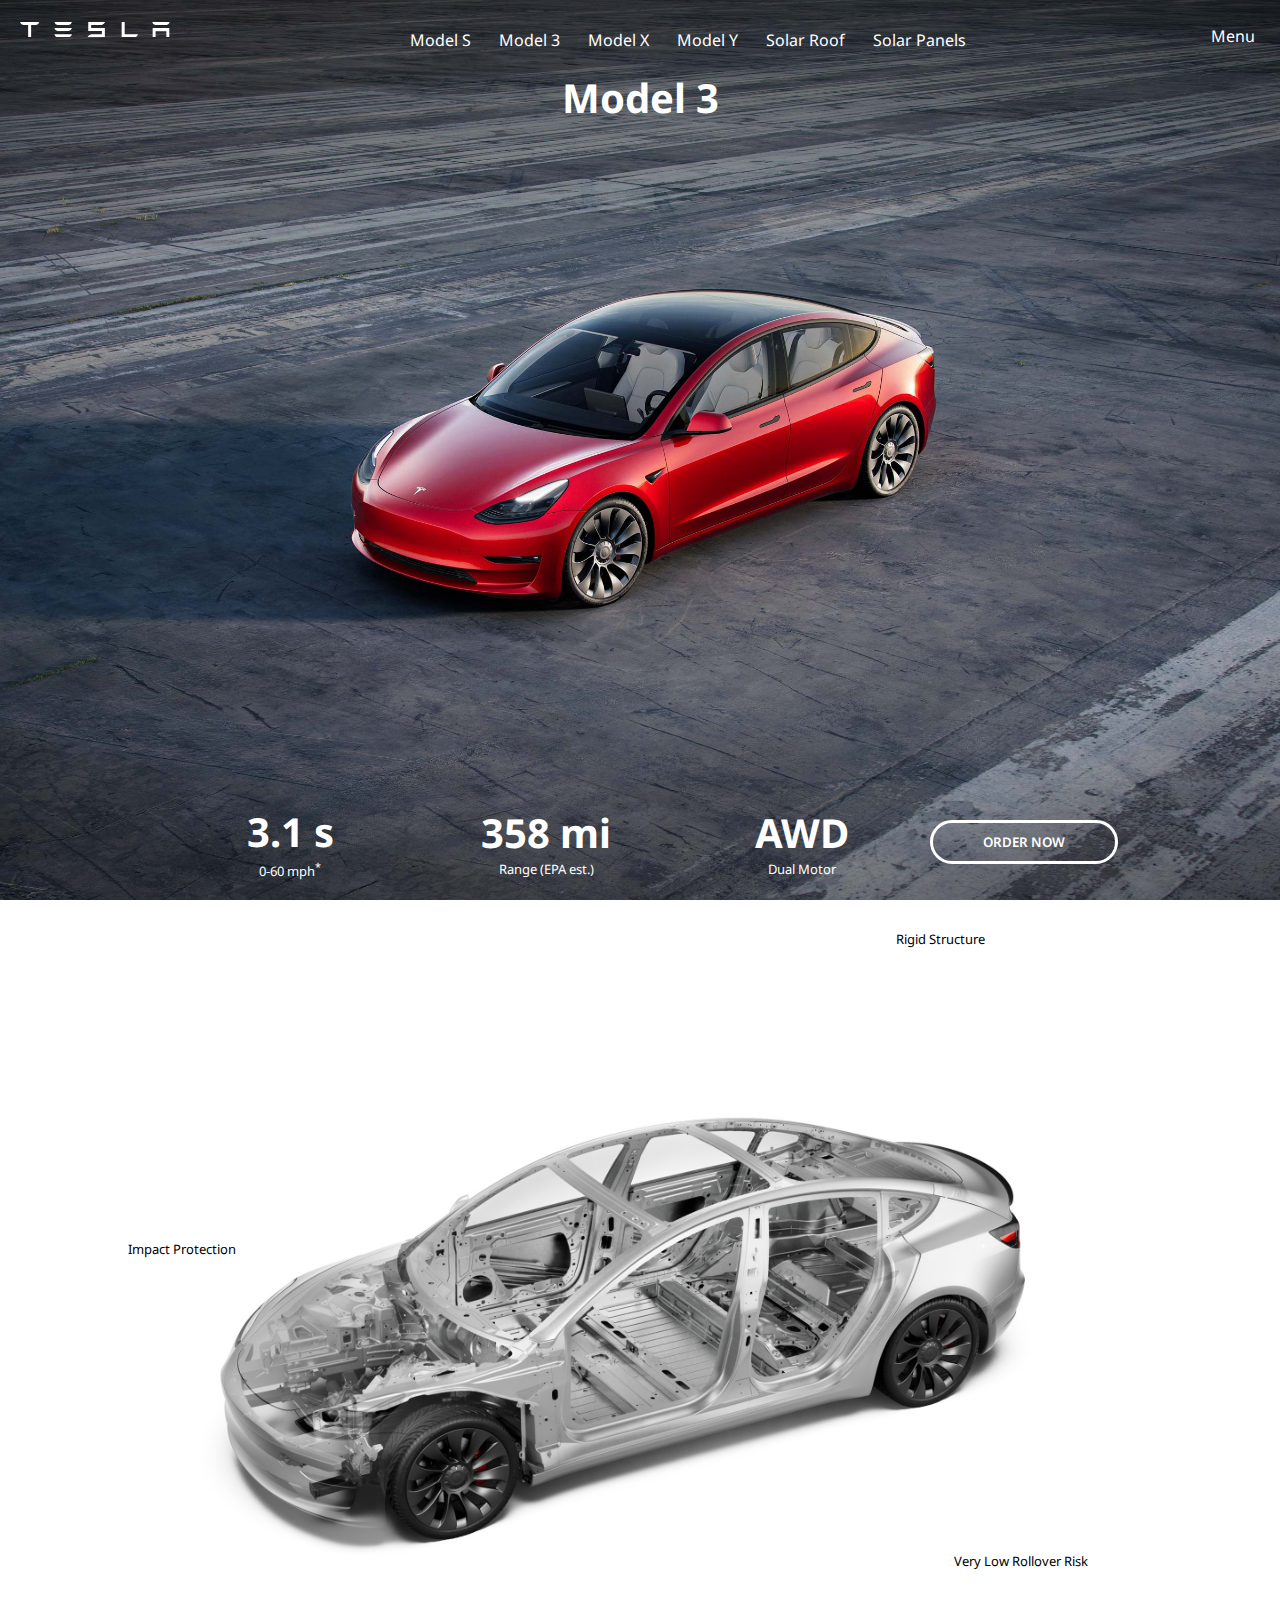
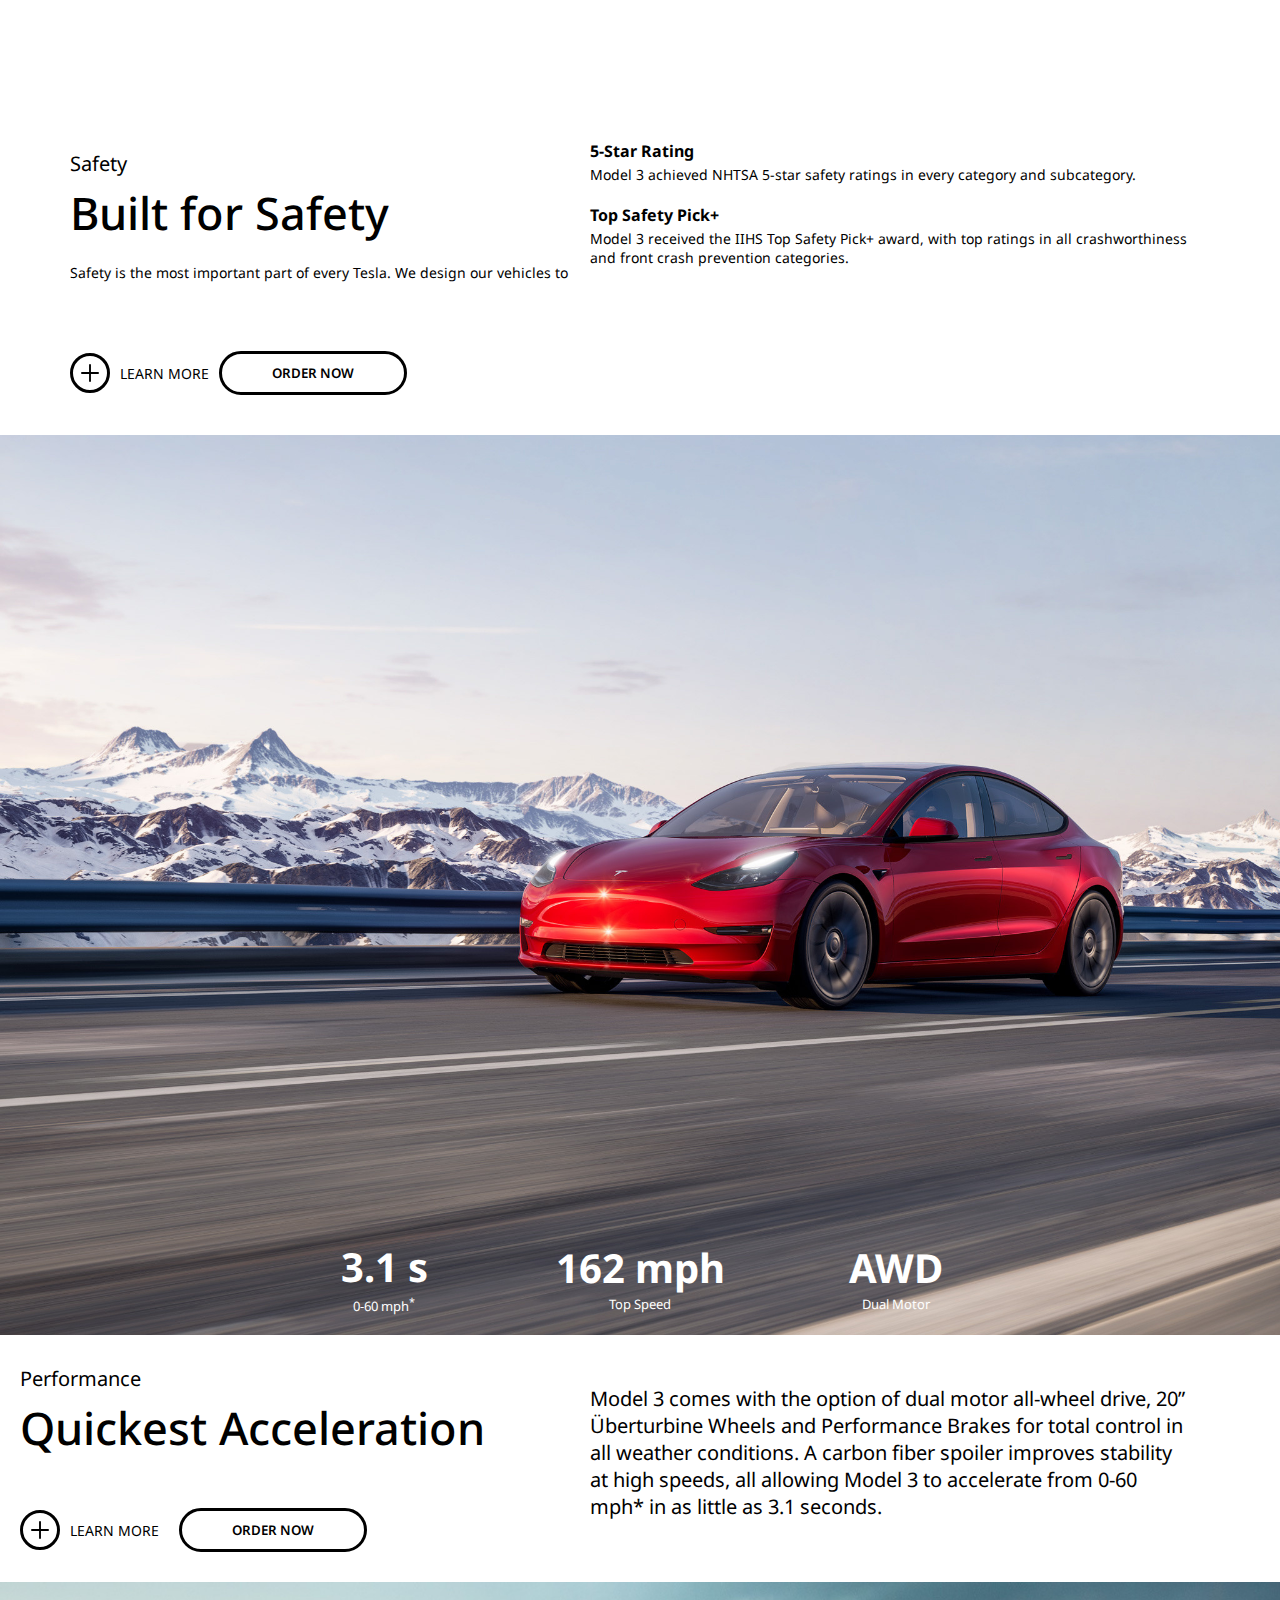
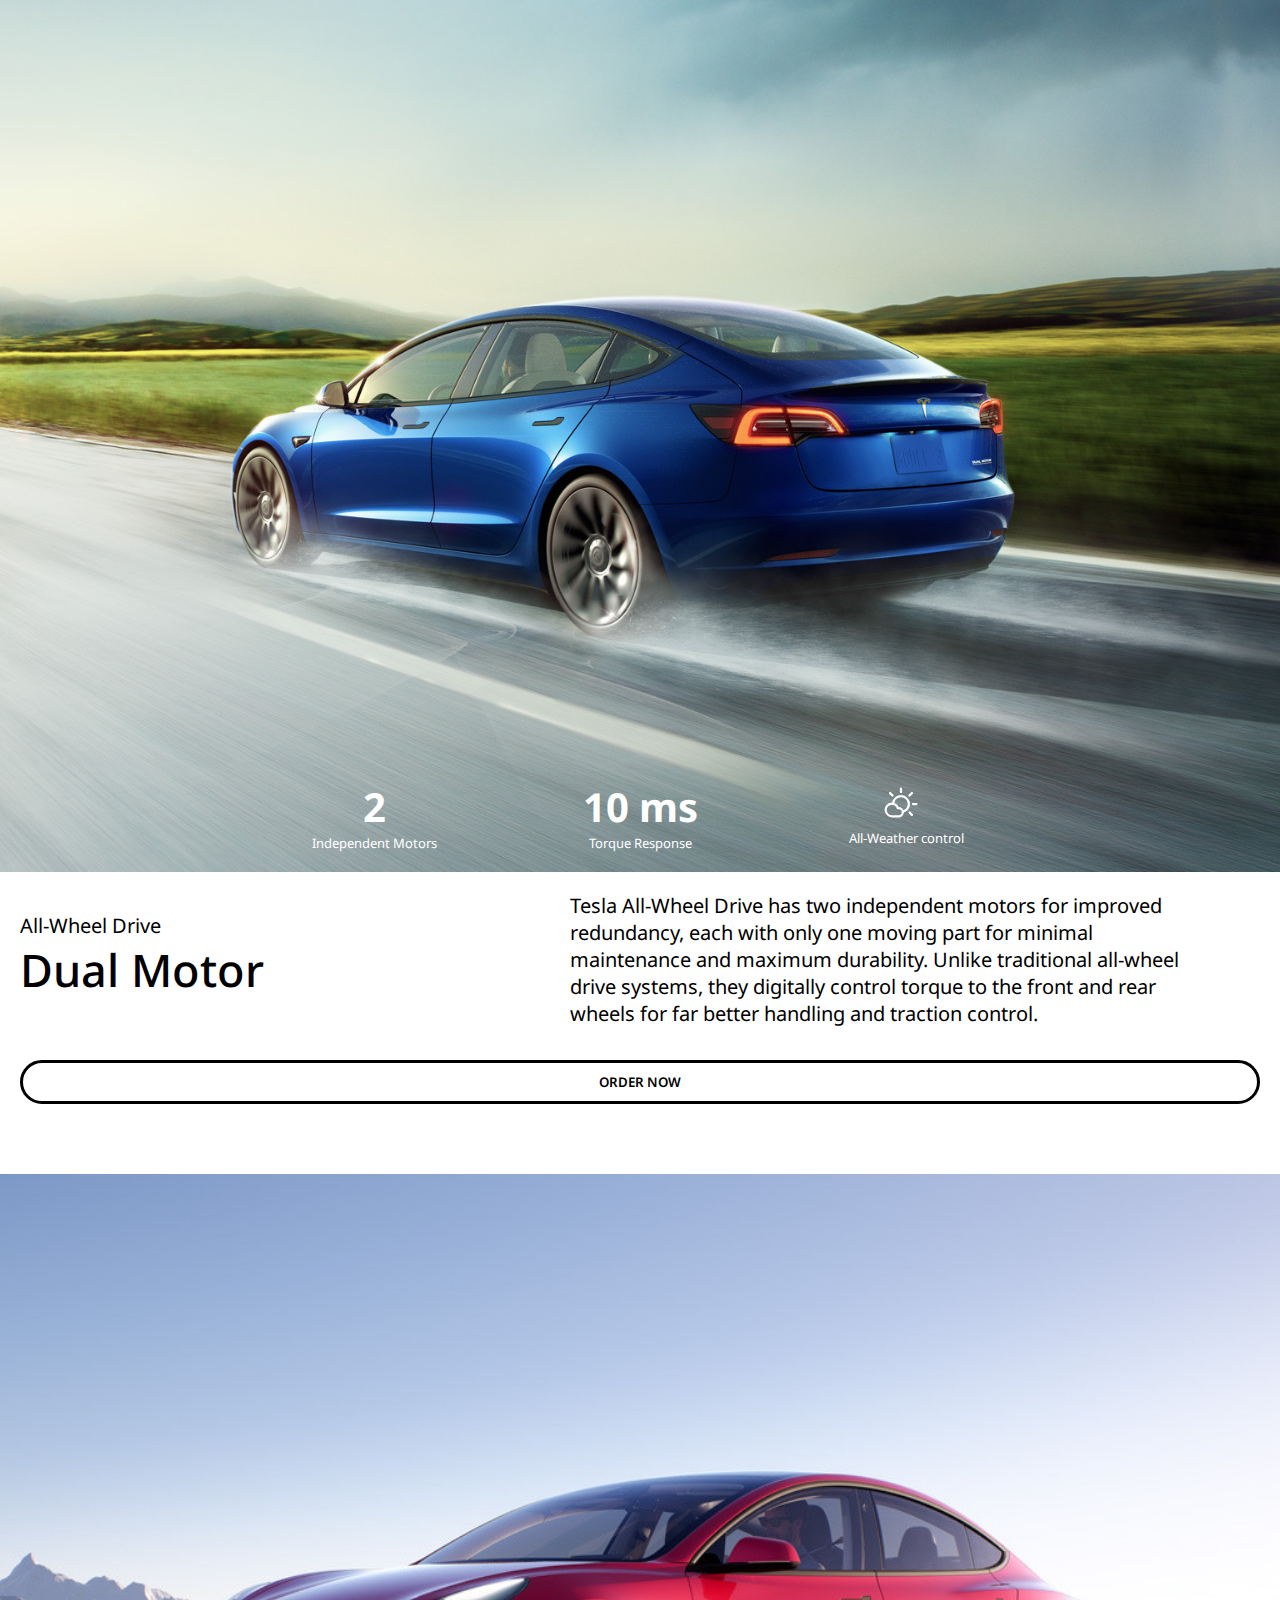
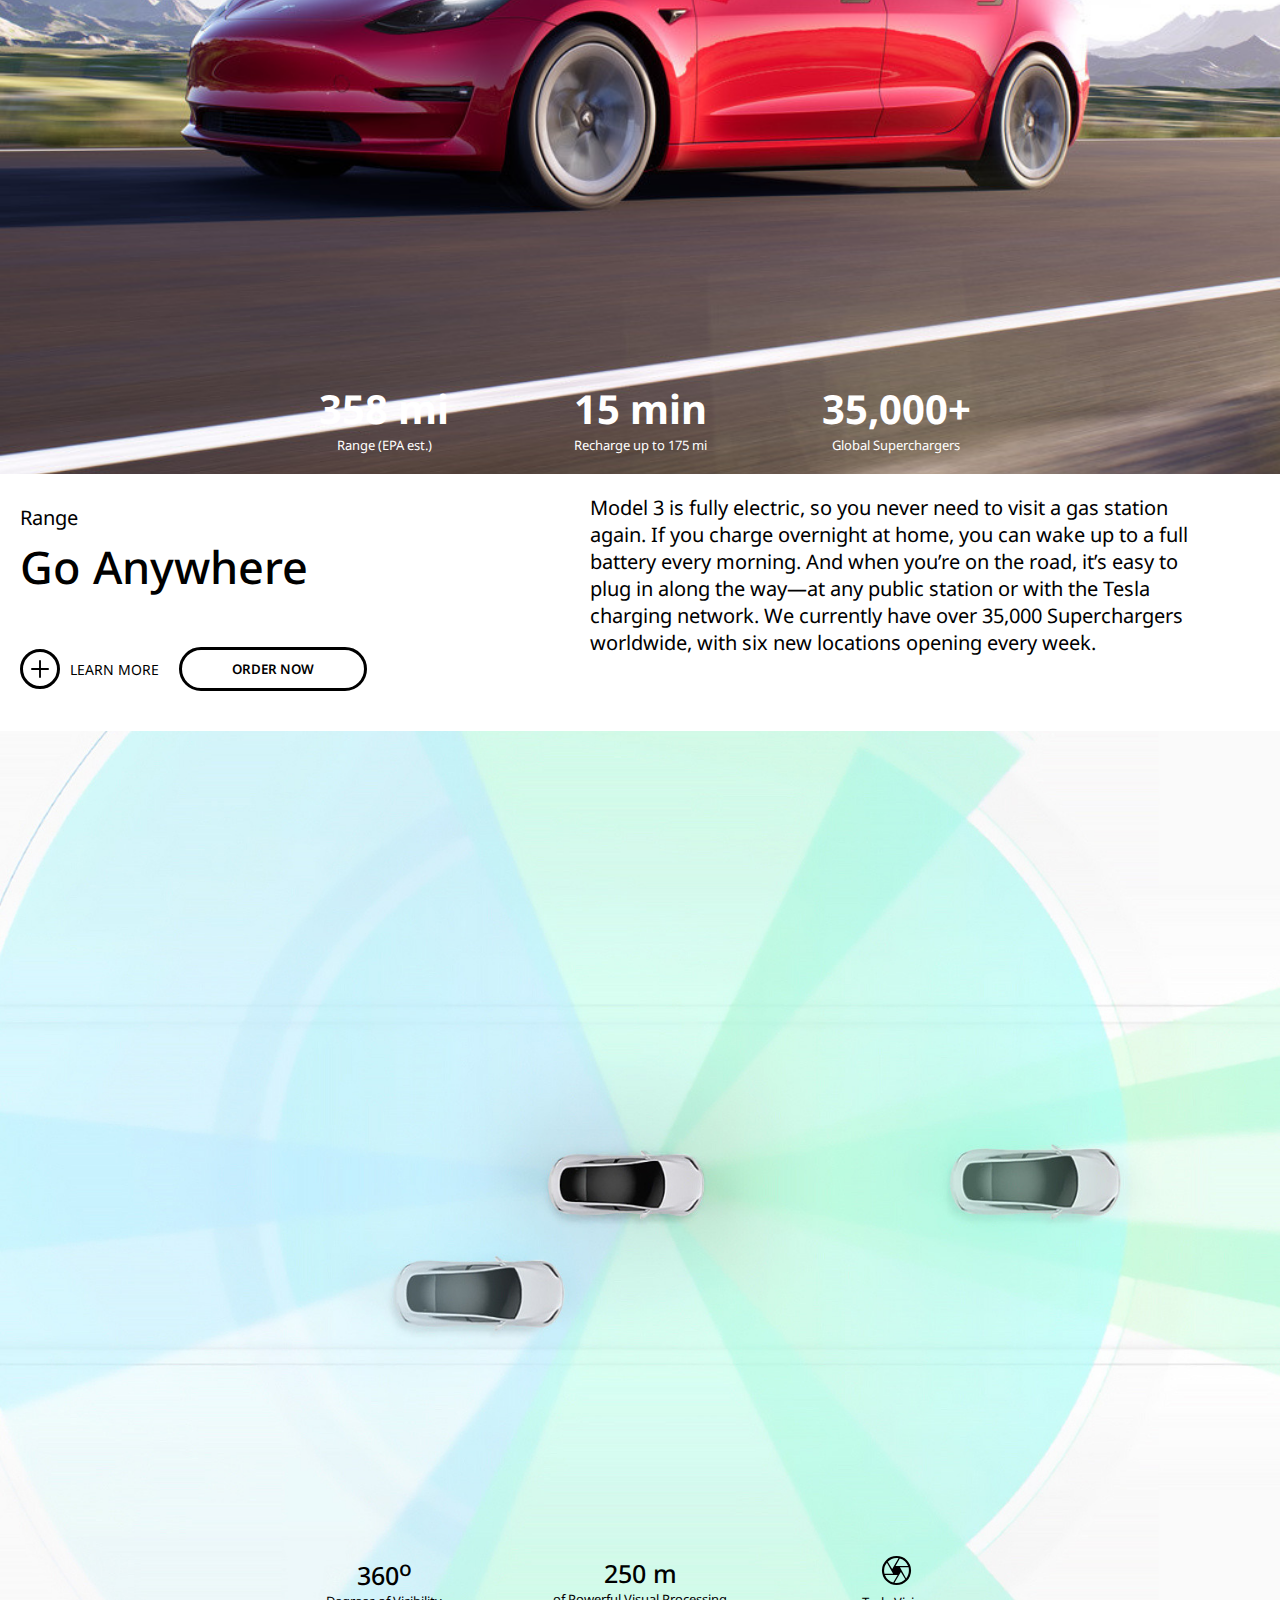
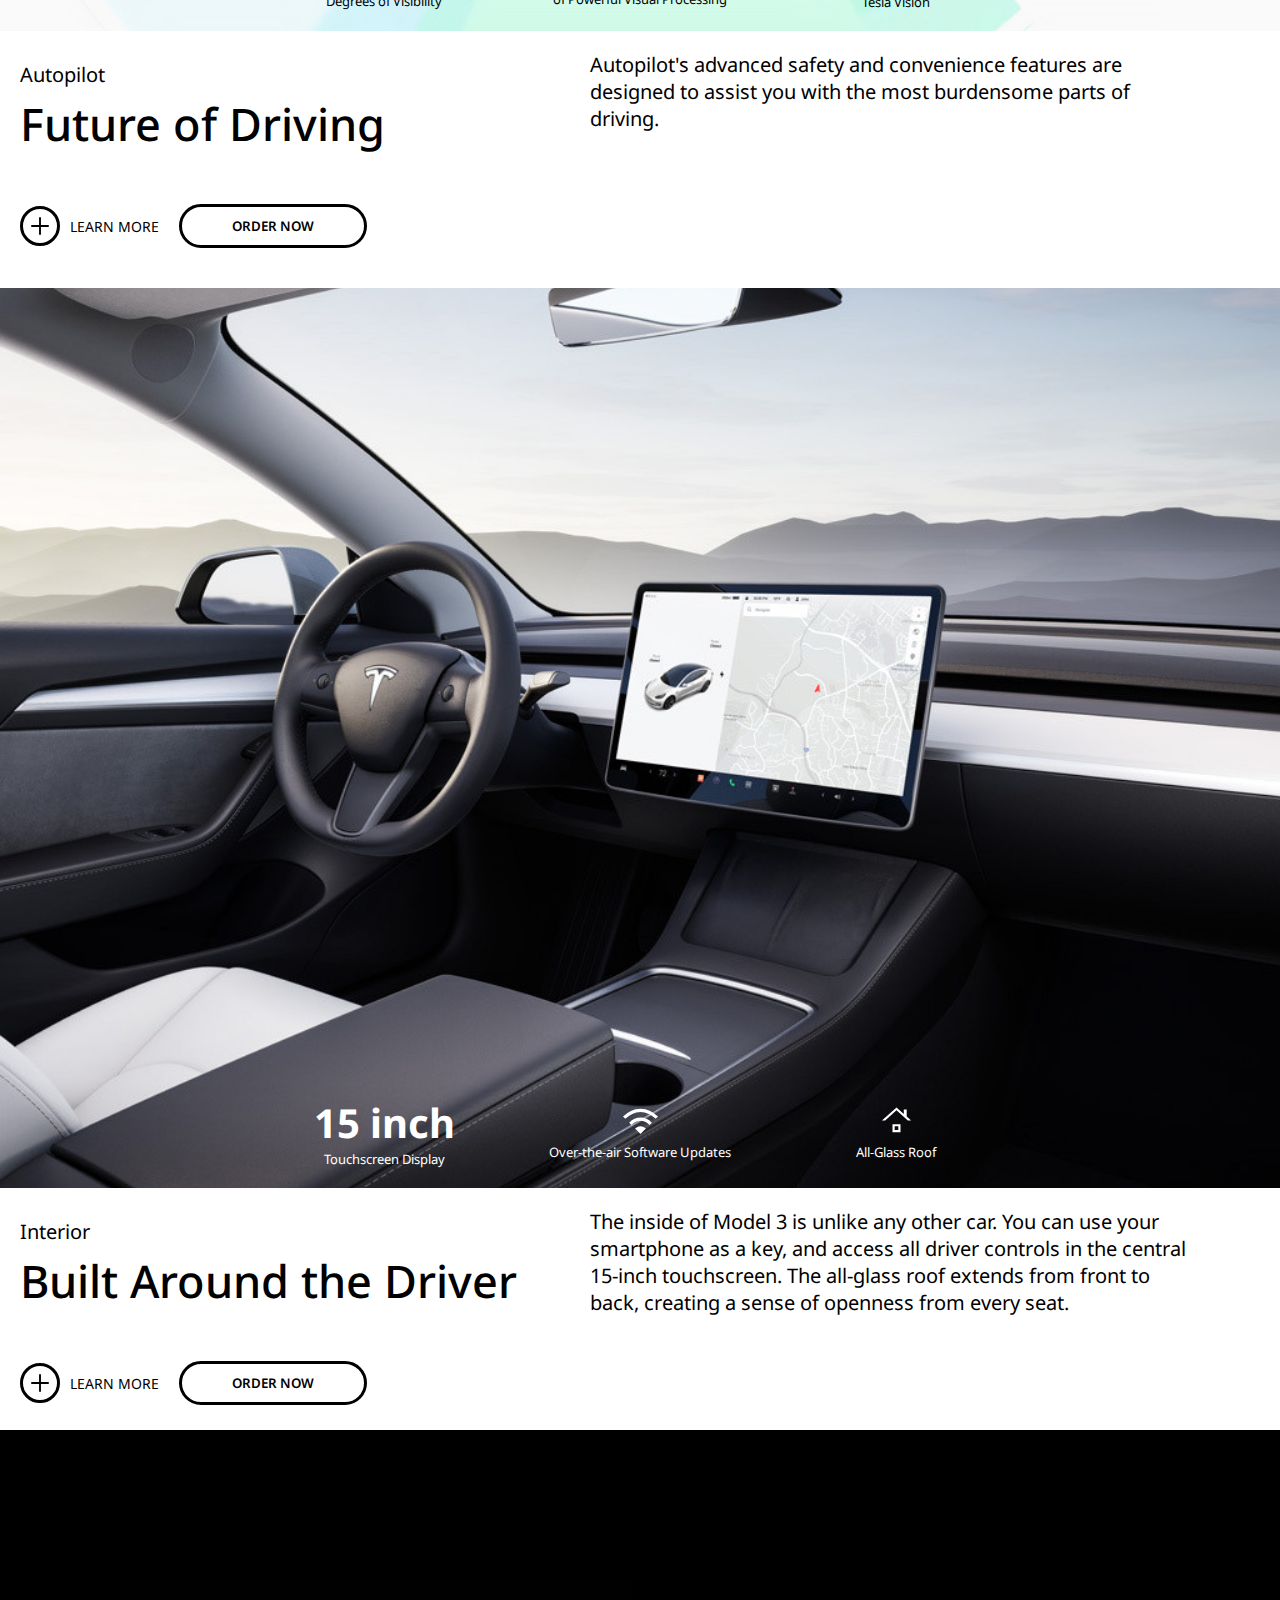
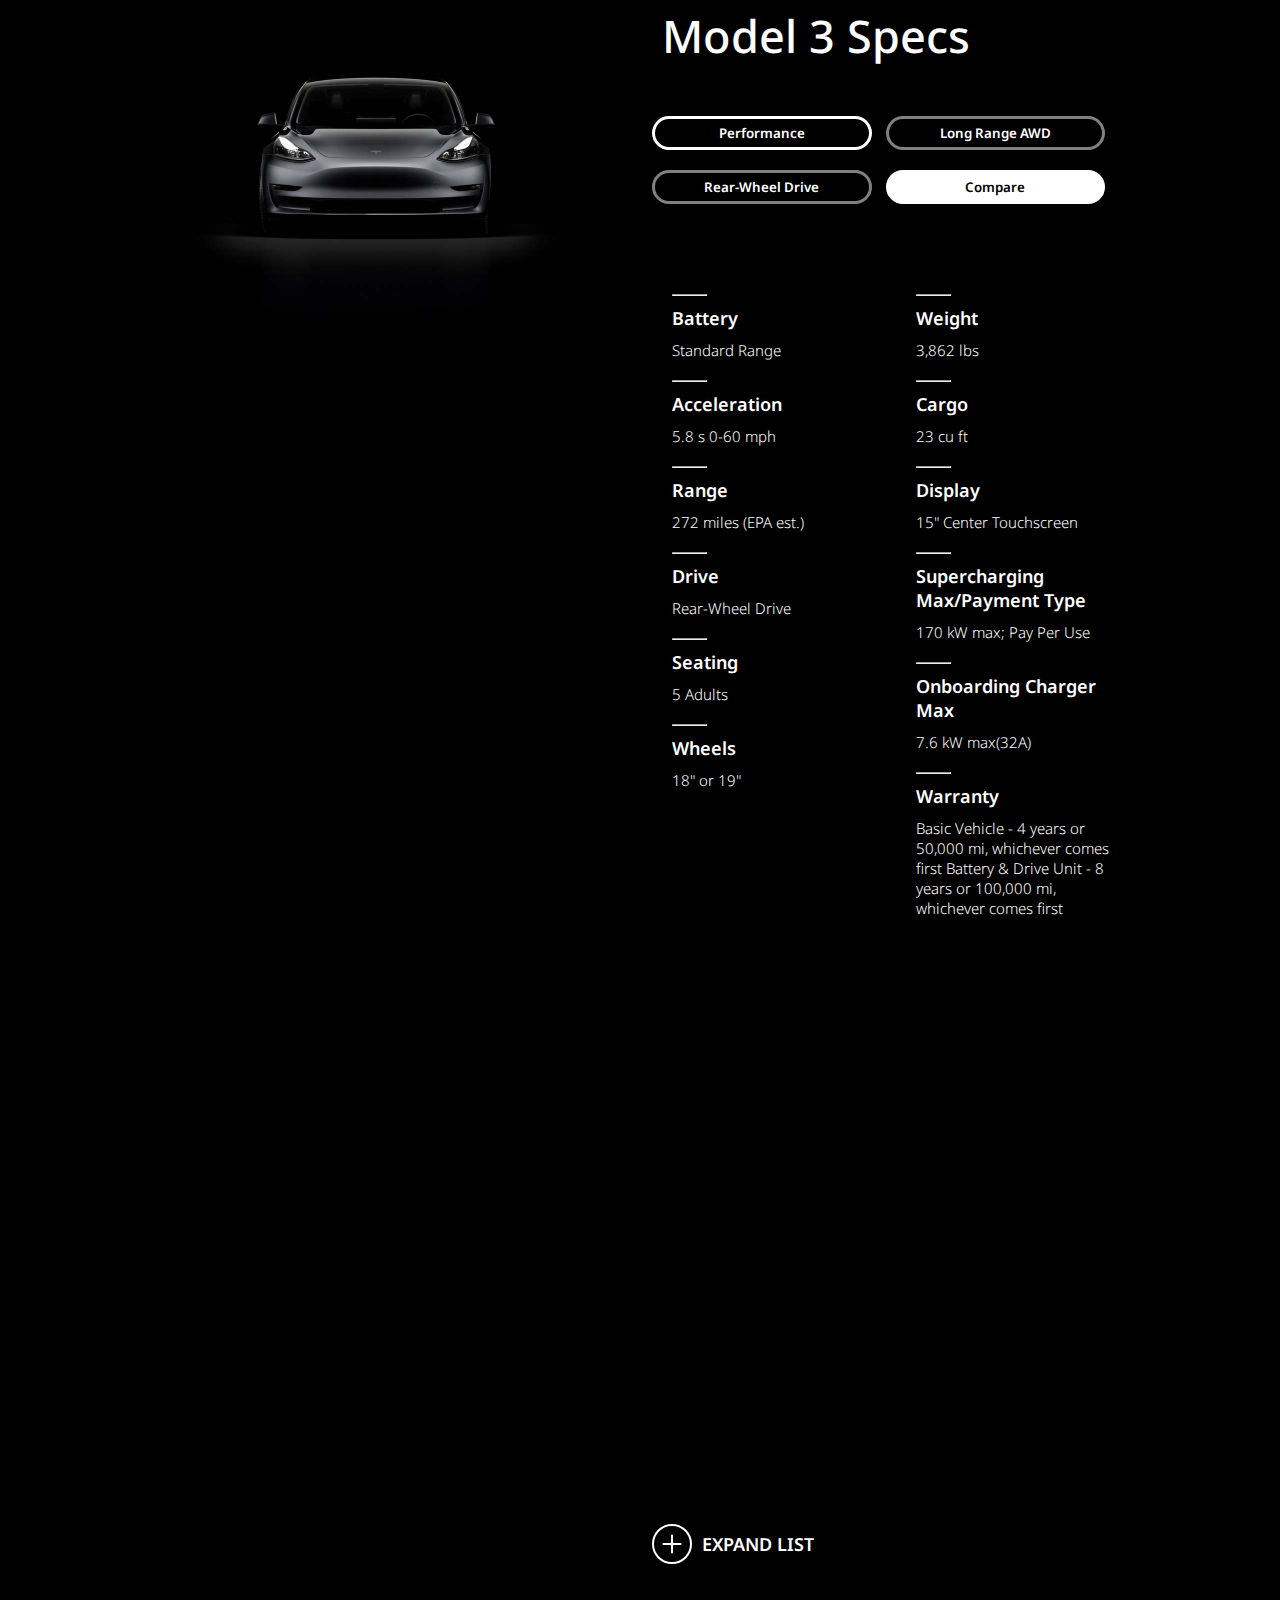
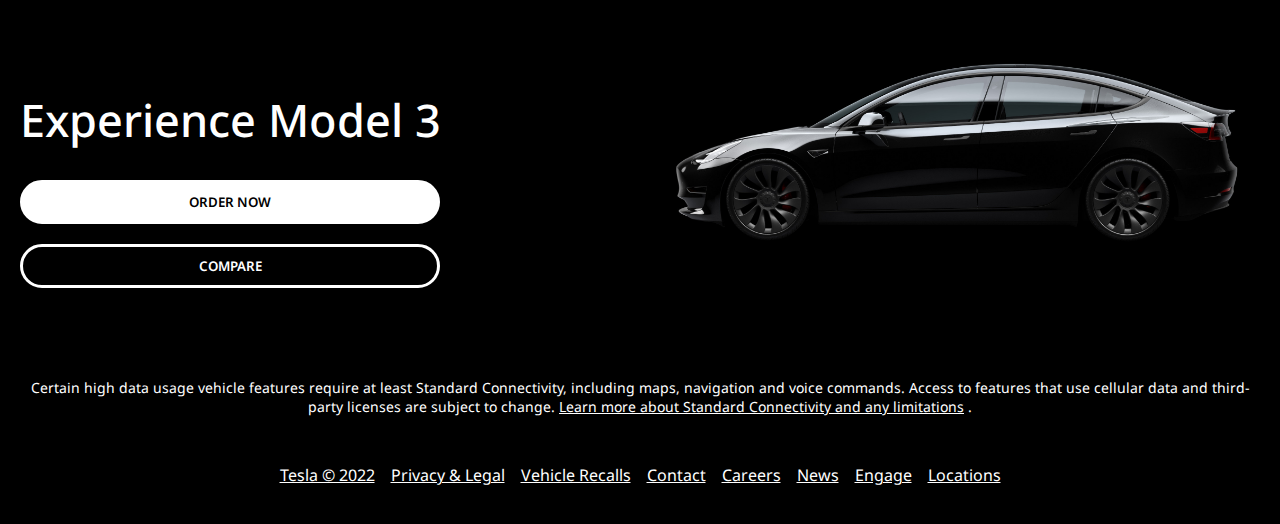
<file: indexModal3.html>
<!DOCTYPE html>
<html lang="en">
<head>
    <meta charset="UTF-8">
    <meta http-equiv="X-UA-Compatible" content="IE=edge">
    <meta name="viewport" content="width=device-width, initial-scale=1.0">
    <title>Modal3</title>
    <link rel="icon" type="image/jpeg" sizes="32x32" href="./images/download.jpeg">
    <link rel="stylesheet" href="modal3.css">
</head>
<body>
        <header class="header">
            <a href="index.html">
                <svg viewBox="0 0 342 35" xmlns="http://www.w3.org/2000/svg"><path d="M0 .1a9.7 9.7 0 007 7h11l.5.1v27.6h6.8V7.3L26 7h11a9.8 9.8 0 007-7H0zm238.6 0h-6.8v34.8H263a9.7 9.7 0 006-6.8h-30.3V0zm-52.3 6.8c3.6-1 6.6-3.8 7.4-6.9l-38.1.1v20.6h31.1v7.2h-24.4a13.6 13.6 0 00-8.7 7h39.9v-21h-31.2v-7h24zm116.2 28h6.7v-14h24.6v14h6.7v-21h-38zM85.3 7h26a9.6 9.6 0 007.1-7H78.3a9.6 9.6 0 007 7zm0 13.8h26a9.6 9.6 0 007.1-7H78.3a9.6 9.6 0 007 7zm0 14.1h26a9.6 9.6 0 007.1-7H78.3a9.6 9.6 0 007 7zM308.5 7h26a9.6 9.6 0 007-7h-40a9.6 9.6 0 007 7z" fill="currentColor"></path></svg>
            </a>
            
            <ul class="forDesktopbg firstOne">
                <a href="indexModels.html"><li>Model S</li></a>
                <a href="indexModal3.html"><li>Model 3</li></a>
                <a href="#"><li>Model X</li></a>
                <a href="#"><li>Model Y</li></a>
                <a href="#"><li>Solar Roof</li></a>
                <a href="#"><li>Solar Panels</li></a>
            </ul>
            <nav class="navContainer">
                <ul class="navContent">
                    <ul class="forMobile">
                        <a href="indexModels.html"><li>Model S</li></a>
                        <a href="indexModal3.html"><li>Model 3</li></a>
                        <a href="#"><li>Model X</li></a>
                        <a href="#"><li>Model Y</li></a>
                        <a href="#"><li>Solar Roof</li></a>
                        <a href="#"><li>Solar Panels</li></a>
                    </ul>
                    <ul>
                        <a href="#"><li>Existing Inventory</li></a>
                        <a href="#"><li>Used Inventory</li></a>
                        <a href="#"><li>Trade-In</li></a>
                        <a href="#"><li>Test Drive</li></a>
                        <a href="#"><li>Insurance</li></a>
                        <a href="#"><li>Powerwall</li></a>
                        <a href="#"><li>Commercial Energy</li></a>
                        <a href="#"><li>Utilities</li></a>
                        <a href="#"><li>Charging</li></a>
                        <a href="#"><li>Find Us</li></a>
                        <a href="#"><li>Support</li></a>
                        <a href="#"><li>Inventor Relations</li></a>
                    </ul>
                    
                    <ul>
                       <a href="#"><li>Shop</li></a>
                       <a href="#"><li>Account</li></a> 
                       <a href="#"><li class="more"><p>More</p><img src="images/modal3Images/arrowfw.svg" alt="forward arrow"></li></a>
                    </ul>
                    <ul class="moreContent">
                        <a href="#"><li class="back"><img src="images/modal3Images/arrow.svg" alt=""><p>Back</p></li></a>
                        <a href="#"><li>Cybertruck</li></a>
                        <a href="#"><li>Roadster</li></a>
                        <a href="#"><li>Semi</li></a>
                        <a href="#"><li>News</li></a>
                    </ul>  
                    <ul class="langSectionInNav">
                         <a href="#">
                          <img src="images/download (1).png" alt="">
                          <div>
                            
                            <a href="#"><li><h5>United States</h5></li></a>
                            <a href="#"><li><p>English</p></li></a>
                          </div>
                       </a>
                    </ul>
                   

                </ul>
                <ul class="angled">
                    <a href="#"><li class="forDesktopbg">Shop</li></a>
                    <a href="#"><li class="forDesktopbg">Account</li></a>
                    <li class="hamburger">Menu</li>
                </ul>
            </nav>
        </header>
    <section class="section1">
        <h1>Model 3</h1>
        <aside class="sectionAside">
            <div>
                <h3>3.1 s</h3>
                <p>0-60 mph<sup>*</sup></p>
            </div>
            <div>
                <h3>358 mi</h3>
                <p>Range (EPA est.)</p>
            </div>
            <div>
                <h3>AWD</h3>
                <p>Dual Motor</p>
            </div>
            <button class="oppBtn">ORDER NOW</button>
        </aside>
    </section>

    <section id="section2">
        <div class="imContainer-analysisText">
            <img src="images/modal3Images/model-3-hero-a-mobile.jpeg" alt="safety Analysis Vehicle" class="analysisVehicle forMobile">
            <img src="images/modal3Images/model-3-hero-a-desktop.jpeg" alt="analysis car" class="forDesktop">
            <div class="positionedText">
                <p>Impact Protection</p>
                <p>Rigid Structure</p>
                <p>Very Low Rollover Risk</p>
            </div>
        </div>    
        
        <aside id="paddedTop" class="flexedandositioned">
            <span>
                <h5 id="paddedSide">Safety</h5>
                <h2 id="paddedSide">Built for Safety</h2>
                <p id="paddedSide">Safety is the most important part of every Tesla. We design our vehicles to <a href="#">exceed safety standards.</a></p>
            </span>
            
            <div class="positioned">
                <h6 id="paddedSide">5-Star Rating</h6>
                <p id="paddedSide">Model 3 achieved NHTSA 5-star safety ratings in every category and subcategory.</p>
                <h6 id="paddedSide">Top Safety Pick+</h6>
                <p id="paddedSide">Model 3 received the IIHS Top Safety Pick+ award, with top ratings in all crashworthiness and front crash prevention categories.</p>
            </div>
            
            <div>
                <div id="learnContainer">
                    <span class="learnSpan">
                        <img src="images/modal3Images/plus.svg" alt="plus" class="plus">
                    <p>LEARN MORE</p>
                    </span>
                    <button>ORDER NOW</button>
                </div>
                
                <div id="learnMore" class="centered">
                    <h2 id="paddedSide">Safety-First Design</h2>
                    <p id="paddedSide">Model 3 is built from the ground up as an electric vehicle—with ultra high-strength steel and a low, solid center of gravity.</p>
                    <img src="images/modal3Images/model_3_safety_drawer_mobile.jpeg" alt="safetyIllustration" class="illustrationClass">
                    <div class="imgContainer">
                        <p>1</p>
                        <p>2</p>
                        <p>3</p>
                    </div>
                    <ul>
                        <li>
                            <p>1</p>
                            <div>
                                <h6>  Rigid Structure</h6> 
                                <p>A material mix of aluminum and steel help to achieve the best structural rigidity, and increased occupant safety.</p>
                            </div>
                            
                        </li>
                        <li> 
                            <p>2</p>
                            <div>
                                <h6>  Impact Protection</h6> 
                                <p>Combined with impact-absorbing rails and center pillar reinforcements, the strength and support of the rigid battery pack provides protection from every side.</p>
                            </div>
                            
                        </li>
                        <li> 
                            <p>3</p>
                            <div>
                                <h6>  Very Low Rollover Risk</h6> 
                                <p>The position and weight of the floor-mounted battery pack provides a very low center of gravity—allowing for a very low rollover risk.</p>
                            </div>
                            
                        </li>    
                    </ul>
                    <button>ORDER NOW</button>
                    <img src="images/icon-close.svg" alt="closeIcon" class="closeIcon">
                </div>
            </div>
        </aside>
    </section>

    <section class="sec3">
        <aside class="section1 sectionAside2">
          <aside class="sectionAside" >
            <div>
                <h3>3.1 s</h3>
                <p>0-60 mph<sup>*</sup></p>
            </div>
            <div>
                <h3>162 mph</h3>
                <p>Top Speed</p>
            </div>
            <div>
                <h3>AWD</h3>
                <p>Dual Motor</p>
            </div>
          </aside>
            
        </aside>
        <aside id="paddedTop" class="flexedandositioned">
            <h5 id="paddedSide">Performance</h5>
            <h2 id="paddedSide">Quickest Acceleration</h2>
            <p id="paddedSide" class="positioned">Model 3 comes with the option of dual motor all-wheel drive, 20” Überturbine Wheels and Performance Brakes for total control in all weather conditions. A carbon fiber spoiler improves stability at high speeds, all allowing Model 3 to accelerate from 0-60 mph* in as little as 3.1 seconds.</p>
            <div>
                <div id="learnContainer">
                     <span class="learnSpan2">
                        <img src="images/modal3Images/plus.svg" alt="plus" class="plus">
                        <p>LEARN MORE</p>
                    </span>
                    <button>ORDER NOW</button>
                </div>
                
                <div id="learnMore" class="LearnMoreBlackBg">
                    <main class="inside">
                        <div id="paddedSide">
                            <h2>20" Überturbine Wheels and Performance Brakes</h2>
                            <p>Includes Pirelli P Zero tires and more powerful brakes for enhanced handling and performance</p>
                        </div>
                        <img src="images/modal3Images/cc960b88-ae42-4fee-81bb-db9e99605ed9.jpeg" alt="rim" class="rim">
                      
                    </main>
                    <main class="inside">
                        <div id="paddedSide">
                            <h2>Carbon Fiber Spoiler</h2>
                            <p>Enhanced aerodynamics and improved stability at speeds up to 162 mph</p>
                        </div>
                        <img src="images/modal3Images/spoiler.jpeg" alt="backlight" class="backlight">

                    </main>
                    <main class="inside">
                        <div id="paddedSide">
                            <h2>Performance Pedals</h2>
                            <p>Designed with aluminum alloy for enhanced interior styling</p>
                        </div>
                        <img src="images/modal3Images/211d7e83-c429-4d32-a463-7a64750c8b3e.jpeg" alt="pedels" class="pedals">
                    </main>
                    <center>
                        <button class="oppBtn">ORDER NOW</button>
                    <img src="images/modal3Images/close.svg" alt="closeIcon" class="closeIconW">
                    </center>
                    
                </div>
            </div>
        </aside>
    </section>

    <section id="section4">
        <aside class="section1 sectionAside3">
          <aside class="sectionAside ">
             <div>
                <h3>2</h3>
                <p>Independent Motors</p>
            </div>
            <div>
                <h3>10 ms</h3>
                <p>Torque Response</p>
            </div>
            <div>
                <img src="images/modal3Images/cloud.svg" alt="cloud" class="closeIcon">
                <p>All-Weather control</p>
            </div>
          </aside>
           
        </aside>
        <aside id="paddedSide" class="pap flexedandositioned">
            <h5>All-Wheel Drive</h5>
            <h2>Dual Motor</h2>
            <p class="positioned">Tesla All-Wheel Drive has two independent motors for improved redundancy, each with only one moving part for minimal maintenance and maximum durability. Unlike traditional all-wheel drive systems, they digitally control torque to the front and rear wheels for far better handling and traction control.</p>
            <button>ORDER NOW</button>
        </aside>
    </section>

    <section>
        <aside class="section1 sectionAside4">
            <aside class="sectionAside sectionAside">
                <div>
                    <h3>358 mi</h3>
                    <p>Range (EPA est.)</p>
                </div>
                <div>
                    <h3>15 min</h3>
                    <p>Recharge up to 175 mi</p>
                </div>
                <div>
                    <h3>35,000+</h3>
                    <p>Global Superchargers</p>
                </div>
            </aside>
           
        </aside>
        <aside id="paddedTop" class="flexedandositioned">
            <h5 id="paddedSide">Range</h5>
            <h2 id="paddedSide">Go Anywhere</h2>
            <p id="paddedSide" class="positioned">Model 3 is fully electric, so you never need to visit a gas station again. If you charge overnight at home, you can wake up to a full battery every morning. And when you’re on the road, it’s easy to plug in along the way—at any public station or with the Tesla charging network. We currently have over 35,000 Superchargers worldwide, with six new locations opening every week.</p>
            <div>
                <div id="learnContainer">
                    <span class="learnSpan2">
                        <img src="images/modal3Images/plus.svg" alt="plus" class="plus">
                        <p>LEARN MORE</p>
                    </span>
                    <button>ORDER NOW</button>
                </div>

                <div id="learnMore">
                    <aside class="mapContainer">
                     <main class="map">
                        <img src="images/map_berkeley_bg-2x.jpeg" alt="berkeley map">
                        <div class="borderTop" id="marginSide">
                            <h4>Berkeley to Lake Tahoe</h4>
                            <h2>178 miles</h2>
                        </div>
                     </main>
                     <main class="map">
                        <img src="images/map_newyork_bg-2x.jpeg" alt="Manhattan map">
                        <div class="borderTop" id="marginSide">
                            <h4>Manhattan to Boston</h4>
                            <h2>211 miles</h2>
                        </div>
                     </main>
                     <main class="map">
                        <img src="images//map_florida_bg-2x.jpeg" alt="florida map">
                        <div class="borderTop" id="marginSide">
                            <h4>Fort Lauderdale to Orlando</h4>
                            <h2>195 miles</h2>
                        </div>
                     </main>
                     <main class="map">
                        <img src="images//modal3Images/map_austin_bg_mobile.jpeg" alt="austin map">
                        <div class="borderTop" id="marginSide">
                            <h4>Austin to Dallas</h4>
                            <h2>195 miles</h2>
                        </div>
                     </main>
                    </aside>
                     <div class="flexBottom">
                        <h2 id="paddedSide">Supercharge</h2>
                        <p id="paddedSide">Charge for about 30 minutes while you grab a cup of coffee or a quick bite to eat. And with over 35,000 Superchargers placed along well-traveled routes around the world, Model 3 can get you anywhere you want to go.</p>
                        <main id="paddedSide">
                          <div>
                            <h4>35,000+</h4>
                            <p>Superchargers</p>
                            <p>3,900+ Stations</p>
                          </div>
                          <button>LEARN MORE</button>
                          
                        </main>
                    </div>
                    <button>ORDER NOW</button>
                    <img src="images/icon-close.svg" alt="closeIcon" class="closeIcon">
                </div>
            </div>
        </aside>
    </section>

    <section>
        <aside class="section1 sectionAside5">
            <aside class="sectionAside">
                <div>
                    <h3>360<sup>o</sup></h3>
                    <p>Degrees of Visibility</p>
                </div>
                <div>
                    <h3>250 m</h3>
                    <p>of Powerful Visual Processing</p>
                </div>
                <div>
                    <img src="images/modal3Images/lens.svg" alt="lens" class="lens">
                    <p>Tesla Vision</p>
                </div> 
            </aside>
            
        </aside>
        <aside id="paddedTop" class="flexedandositioned">
            <h5 id="paddedSide">Autopilot</h5>
            <h2 id="paddedSide">Future of Driving</h2>
            <p id="paddedSide" class="positioned">Autopilot's advanced safety and convenience features are designed to assist you with the most burdensome parts of driving.</p>
            <div class="widenGrey">
                <div id="learnContainer">
                    <span class="learnSpan2">
                        <img src="images/modal3Images/plus.svg" alt="plus" class="plus">
                        <p>LEARN MORE</p>
                    </span>
                    <button>ORDER NOW</button>
                </div>

                <div id="learnMore">
                    <aside>
                        <main class="greyBg">
                            <h2>Features</h2>
                            <p>Autopilot enables your car to steer, accelerate and brake automatically within its lane. Enhanced Autopilot and Full Self-Driving capability introduce additional features and improve existing functionality to make your car more capable over time, including:</p>
                        </main>
                        <main>
                        <video width="400" height="400" autoplay loop >
                            <source src="images/0GSNWC_Model_S_Navigate_0.mp4-2000_OY92ST.mp4">
                        </video>
                        <div class="borderTop" id="marginSide">
                            <h4>Navigate on Autopilot</h4>
                            <p>Active guidance from on-ramp to off-ramp</p>
                        </div>
                    </main>
                    <main>
                        <video width="400" height="400" autoplay loop >
                            <source src="images/ZZNM9S_summon_1.mp4-2000_OQKCDY.mp4">
                         </video>
                        <div class="borderTop" id="marginSide">
                            <h4>Summon</h4>
                            <p>Automatically retrieve your car</p>
                        </div>
                    </main>
                    <main>
                        <video width="400" height="400" autoplay loop >
                            <source src="images/WM5XUG_parking.mp4-2000_EQUBJE.mp4">
                        </video>
                        <div class="borderTop" id="marginSide">
                            <h4>Autopark</h4>
                            <p>Parallel and perpendicular parking with a single touch</p>
                        </div>
                    </main>
                    <main>
                        <video width="400" height="400" autoplay loop >
                            <source src="images/A7I6LP_lane_change_0.mp4-2000_PYSUF4.mp4">
                        </video>
                        <div class="borderTop" id="marginSide">
                            <h4>Auto Lane Change</h4>
                            <p>Automatically change lanes while driving on the highway</p>
                        </div>
                    </main>
                    </aside>
                    <button>ORDER NOW</button>
                    <img src="images/icon-close.svg" alt="closeIcon" class="closeIcon">
                </div>
            </div>
        </aside>
    </section>

    <section>
        <aside class="section1 sectionAside6">
            <aside class="sectionAside">
                <div>
                    <h3>15 inch</h3>
                    <p>Touchscreen Display</p>
                </div>
                <div>
                    <img src="images/modal3Images/wifi.svg" alt="wiFi" class="wifi lens">
                    <p>Over-the-air Software Updates</p>
                </div>
                <div>
                    <img src="images/modal3Images/roof.svg" alt="roof" class="roof lens">
                    <p>All-Glass Roof</p>
                </div>
            </aside>
            
        </aside>
        <aside id="paddedTop" class="flexedandositioned">
            <h5 id="paddedSide">Interior</h5>
            <h2 id="paddedSide">Built Around the Driver</h2>
            <p id="paddedSide" class="positioned">The inside of Model 3 is unlike any other car. You can use your smartphone as a key, and access all driver controls in the central 15-inch touchscreen. The all-glass roof extends from front to back, creating a sense of openness from every seat.</p>
            <div>
                <div id="learnContainer">
                    <span class="learnSpan2">
                        <img src="images/modal3Images/plus.svg" alt="plus" class="plus">
                        <p>LEARN MORE</p>
                    </span>
                    <button>ORDER NOW</button>
                </div>

                <div id="learnMore" class="LearnMoreBlackBg">
                    <aside>
                        <main>
                            <img src="images/modal3Images/Model-3-Interior-Carousel-1-Slide-1-Mobile-LHD.jpeg" alt="carousel1">
                            <p>A minimal interior aesthetic—with all controls accessible on the central 15-inch touchscreen and the steering wheel.</p>
                        </main>
                        <main>
                            <img src="images/modal3Images/Model-3-Interior-Carousel-1-Slide-2-Mobile-LHD.jpeg" alt="carousel2">
                            <p>The forward-designed instrument panel provides even more legroom in the front, for a spacious passenger cabin.</p>
                        </main>
                        <main>
                            <img src="images/modal3Images/Model-3-Interior-Carousel-1-Slide-3-Mobile-LHD.jpeg" alt="carousel3" class="carousel3">
                            <p>The premium center console is modern and efficient, with plenty of covered storage and charging for two smartphones.</p>
                        </main>
                        <main>
                            <img src="images/modal3Images/211d7e83-c429-4d32-a463-7a64750c8b3e.jpeg" alt="carousel4">
                            <p>The back seat is very comfortable—with maximum legroom and beautiful views through the all-glass roof.</p>
                        </main>
                    </aside>
                    <aside class="LearnMoreBlackBg">
                        <h2 id="paddedSide">Better Over Time</h2>
                        <p id="paddedSide">Access everything on the 15-inch touchscreen—designed to improve over time with regular software updates, introducing new features, functionality and performance.</p>
                        <div>
                            <main>
                                <img src="images/modal3Images/Model-3-Interior-Carousel-2-Slide-2-Mobile-LHD.jpeg" alt="">
                                <div class="borderTop" id="marginSide">
                                    <h4>Media</h4>
                                    <p>FM/HD, on-demand or internet radio, and streaming via Premium Connectivity</p>
                                </div>
                            </main>
                            <main>
                                <img src="images/modal3Images/Model-3-Interior-Carousel-2-Slide-1-Mobile-LHD.jpeg" alt="">
                                <div class="borderTop" id="marginSide">
                                    <h4>Navigation</h4>
                                    <p>Smart routing that automatically adjusts to real-time traffic conditions</p>
                                </div>
                            </main>
                            <main>
                                <img src="images/modal3Images/Model-3-Interior-Carousel-2-Slide-3-Mobile-LHD.jpeg" alt="">
                                <div class="borderTop" id="marginSide">
                                    <h4>Control</h4>
                                    <p>Personalized drive settings and cabin controls</p>
                                </div>
                            </main>
                            <main>
                                <img src="images/modal3Images/Model-3-Interior-Carousel-2-Slide-4-Mobile-LHD.jpeg" alt="">
                                <div class="borderTop" id="marginSide">
                                    <h4>Climate</h4>
                                    <p>Control air flow from the dashboard, in one or two directions</p>
                                </div>
                            </main>
                        </div>
                    </aside>
                    <div class="sided">
                        <main >
                            <h2 id="paddedSide">Glass Roof</h2>
                            <p>The expansive Glass Roof in Model 3 provides passengers with a brighter, more spacious experience—and a seamless view of the sky.</p>
                        </main>
                        <img src="images/modal3Images/roof.jpeg" alt="roof">
                    </div>
                    <div class="premiumContent">
                        <main>
                            <h2 id="paddedSide">Premium Interior</h2>
                            <p>A better driving experience—with our full Glass Roof, a custom audio system and premium seating throughout.</p>
                        </main>
                        <main>
                            <img src="images/modal3Images/13e9f2e9-bb09-4acb-82b4-8346c1516d8e.jpeg" alt="">
                        </main>
                        <main>
                            <h4 id="paddedSide">All-Weather Comfort</h4>
                            <p>Enhance comfort and convenience with front and rear seat heaters, and heated side mirrors.</p>
                        </main>
                        <main>
                            <h4 id="paddedSide">Pristine Sound</h4>
                            <p>Our premium audio system features 14 speakers, including a subwoofer and dual amplifiers, for interior sound dynamics comparable to a recording studio.</p>
                        </main>
                        <main>
                            <img src="images/modal3Images/9e43316b-f105-4751-8c4b-9f6a34870e36.png" alt="">
                        </main>
                    </div>
                    <button class="oppBtn">ORDER NOW</button>
                    <img src="images/modal3Images/close.svg" alt="closeIcon" class="closeIconW">
                </div>
            </div>
        </aside>
    </section>
    <section class="LearnMoreBlackBg lastSection">
        <img src="images/modal3Images/Model-3-Specs-Desktop-Mobile-LHD.jpeg" alt="blackCar" class="blackCar">
        <aside class="modelContent">
            <h2>Model 3 Specs</h2>
            <aside>
              <div>
                <button class="oppBtn sized">Performance</button>
                <button class="oppBtn sized greyBorder">Long Range AWD</button>
                <button class="oppBtn sized greyBorder">Rear-Wheel Drive</button>
                <button class="oppBtn sized lastBtn">Compare</button>
              </div>
              <aside class="pos">
                <aside id="performance">
                    <div>
                       <span>
                         <hr>
                         <h5>Battery</h5>
                         <p>Long Range</p>
                       </span>
                       <span>
                         <hr>
                         <h5>*Acceleration</h5>
                         <p>3.1 s 0-60 mph with rollout subtracted</p>
                       </span>
                       <span>
                         <hr>
                         <h5>Range</h5>
                         <p>315 miles (EPA est.)</p>
                       </span>
                       <span>
                         <hr>
                         <h5>Drive</h5>
                         <p>Dual Motor All-Wheel Drive</p>
                       </span>
                       <span>
                         <hr>
                         <h5>Seating</h5>
                         <p>5 Adults</p>
                       </span>
                       <span>
                         <hr>
                         <h5>Wheels</h5>
                         <p>20"</p>
                       </span>
                     </div>
     
                     <div>
                         <span>
                           <hr>
                           <h5>Weight</h5>
                           <p>4,048 lbs</p>
                         </span>
                         <span>
                           <hr>
                           <h5>Cargo</h5>
                           <p>23 cu ft</p>
                         </span>
                         <span>
                           <hr>
                           <h5>Display</h5>
                           <p>15" Center Touchscreen</p>
                         </span>
                         <span>
                           <hr>
                           <h5>Supercharging Max/Payment Type</h5>
                           <p>250 kW max; Pay Per Use</p>
                         </span>
                         <span>
                           <hr>
                           <h5>Onboarding Charger Max</h5>
                           <p>11.5 kW max(48A)</p>
                         </span>
                         <span>
                           <hr>
                           <h5>Warranty</h5>
                           <p>Basic Vehicle - 4 years or 50,000 mi, whichever comes first Battery & Drive Unit - 8 years or 120,000 mi, whichever comes first</p>
                         </span>
                       </div>
                   </aside>
     
                   <aside id="long">
                     <div>
                        <span>
                          <hr>
                          <h5>Battery</h5>
                          <p>Long Range</p>
                        </span>
                        <span>
                          <hr>
                          <h5>*Acceleration</h5>
                          <p>4.2 s 0-60 mph</p>
                        </span>
                        <span>
                          <hr>
                          <h5>Range</h5>
                          <p>358 miles (EPA est.)</p>
                        </span>
                        <span>
                          <hr>
                          <h5>Drive</h5>
                          <p>Dual Motor All-Wheel Drive</p>
                        </span>
                        <span>
                          <hr>
                          <h5>Seating</h5>
                          <p>5 Adults</p>
                        </span>
                        <span>
                          <hr>
                          <h5>Wheels</h5>
                          <p>18" or 19"</p>
                        </span>
                      </div>
                      
                      <div>
                         <span>
                           <hr>
                           <h5>Weight</h5>
                           <p>4,034 lbs</p>
                         </span>
                         <span>
                           <hr>
                           <h5>Cargo</h5>
                           <p>23 cu ft</p>
                         </span>
                         <span>
                           <hr>
                           <h5>Display</h5>
                           <p>15" Center Touchscreen</p>
                         </span>
                         <span>
                           <hr>
                           <h5>Supercharging Max/Payment Type</h5>
                           <p>250 kW max; Pay Per Use</p>
                         </span>
                         <span>
                           <hr>
                           <h5>Onboarding Charger Max</h5>
                           <p>11.5 kW max(48A)</p>
                         </span>
                         <span>
                           <hr>
                           <h5>Warranty</h5>
                           <p>Basic Vehicle - 4 years or 50,000 mi, whichever comes first Battery & Drive Unit - 8 years or 120,000 mi, whichever comes first</p>
                         </span>
                       </div>
                    </aside>
     
                    
                   <aside id="rear">
                     <div>
                        <span>
                          <hr>
                          <h5>Battery</h5>
                          <p>Standard Range</p>
                        </span>
                        <span>
                          <hr>
                          <h5>Acceleration</h5>
                          <p>5.8 s 0-60 mph</p>
                        </span>
                        <span>
                          <hr>
                          <h5>Range</h5>
                          <p>272 miles (EPA est.)</p>
                        </span>
                        <span>
                          <hr>
                          <h5>Drive</h5>
                          <p>Rear-Wheel Drive</p>
                        </span>
                        <span>
                          <hr>
                          <h5>Seating</h5>
                          <p>5 Adults</p>
                        </span>
                        <span>
                          <hr>
                          <h5>Wheels</h5>
                          <p>18" or 19"</p>
                        </span>
                      </div>
                      
                      <div>
                         <span>
                           <hr>
                           <h5>Weight</h5>
                           <p>3,862 lbs</p>
                         </span>
                         <span>
                           <hr>
                           <h5>Cargo</h5>
                           <p>23 cu ft</p>
                         </span>
                         <span>
                           <hr>
                           <h5>Display</h5>
                           <p>15" Center Touchscreen</p>
                         </span>
                         <span>
                           <hr>
                           <h5>Supercharging Max/Payment Type</h5>
                           <p>170 kW max; Pay Per Use</p>
                         </span>
                         <span>
                           <hr>
                           <h5>Onboarding Charger Max</h5>
                           <p>7.6 kW max(32A)</p>
                         </span>
                         <span>
                           <hr>
                           <h5>Warranty</h5>
                           <p>Basic Vehicle - 4 years or 50,000 mi, whichever comes first Battery & Drive Unit - 8 years or 100,000 mi, whichever comes first</p>
                         </span>
                       </div>
                    </aside>
              </aside>
              
               <aside id="compare">
                  <img src="images/icon-close.svg" alt="closeIcon" class="closeIcon">
                  <h1>Compare Model 3</h1>
                  <div class="imgContainer">
                    <img src="images/modal3Images/lhd-compare-modal-performance.png" alt="performanceCar">
                    <img src="images/modal3Images/lhd-compare-modal-long-range.png" alt="rangeCar">
                    <img src="images/modal3Images/lhd-compare-modal-standard-range.png" alt="rear-wheel">
                  </div>
                  <div class="sections firstSection">
                    <span>
                       <h4>Performance</h4> 
                       <p>Dual Motor</p>
                    </span>
                    <span>
                       <h4>Long Range</h4> 
                       <p>Dual Motor</p>
                    </span>
                    <span>
                        <h4>Rear-Wheel Drive</h4>
                        <p>Rear-Wheel</p>
                    </span>
                  </div>
                  <div class="sectionsHead included">
                    <h3>Acceleration</h3>
                    <hr>
                  </div>
                  <div class="sections">
                    <span>
                        <h4>3.1s</h4>
                        <p>0-60 mph <sup>*</sup></p>
                    </span>
                    <span>
                        <h4>4.2s</h4>
                        <p>0-60 mph</p>
                    </span>
                    <span>
                        <h4>5.8s</h4>
                        <p>0-60 mph</p>
                    </span>
                  </div>
                  <div class="sectionsHead">
                    <h3>Range (EPA est.)</h3>
                    <hr>
                  </div>
                  <div class="sections">
                    <span>
                        <h4>315</h4>
                        <p>miles</p>
                    </span>
                    <span>
                        <h4>358</h4>
                        <p>miles</p>
                    </span>
                    <span>
                        <h4>272</h4>
                        <p>miles</p>
                    </span>
                  </div>
                  <div class="sectionsHead">
                    <h3>Top Speed</h3>
                    <hr>
                  </div>
                  <div class="sections">
                    <span>
                        <h4>162</h4>
                        <p>mph</p>
                    </span>
                    <span>
                        <h4>145</h4>
                        <p>mph</p>
                    </span>
                    <span>
                        <h4>140</h4>
                        <p>mph</p>
                    </span>
                  </div>
                  <div class="sectionsHead included">
                    <h3>Wheels</h3>
                    <hr>
                  </div>
                  <div class="sections">
                    <span>
                        <p>20" Uberturbine Wheels</p>
                    </span>
                    <span>
                        <p>18" Aero Wheels</p>
                        <p>18" Sport Wheels</p>
                    </span>
                    <span>
                        <p>18" Aero Wheels</p>
                        <p>19" Sport Wheels</p>
                    </span>
                  </div>
                  <div class="sectionsHead included">
                    <h3>Included</h3>
                    <hr>
                  </div>
                  <div class="sections included">
                    <span>
                        <p>Premium Interior</p>
                    </span>
                    <span>
                        <p>Premium Interior</p>
                    </span>
                    <span>
                        <p>Partial Premium Interior</p>
                    </span>
                  </div>
               </aside>
            </aside>
            <div id="expand">
               <img src="images/modal3Images/plus2.svg" alt="plus" class="plus">
               <h5>EXPAND LIST</h5>
            </div>
            <aside id="extended">
                <div>
                    <h4>Partial Premium Interior</h4>
                    <p>Power adjustable front seats</p>
                    <p>Heated front and rear seats</p>
                    <p>Heated steering wheel</p>
                    <p>Premium seat material and trim</p>
                    <p>Upgraded audio – immersive sound</p>
                    <p> <a href="#">Premium Connectivity</a>  (30 days included)</p>
                    <p>Tinted glass roof with ultraviolet and infrared protection</p>
                    <p>Power folding, heated side mirrors</p>
                    <p>Music and media over Bluetooth®</p>
                    <p>Custom driver profiles</p>
                    <p>Center console with storage, 4 USB ports and wireless charging for 2 smartphones</p>
                </div>
                <div>
                    <h4>Premium Interior</h4>
                    <p>Power adjustable front seats</p>
                    <p>Heated front and rear seats</p>
                    <p>Heated steering wheel</p>
                    <p>Premium audio – 13 speakers, 1 subwoofer, 2 amps and immersive sound</p>
                    <p><a href="#">Premium Connectivity</a>  (30 days included)</p>
                    <p>LED fog lamps</p>
                    <p>Interior floor mats</p>
                    <p>Tinted glass roof with ultraviolet and infrared protection</p>
                    <p>Power folding, heated side mirrors</p>
                    <p>Music and media over Bluetooth®</p>
                    <p>Custom driver profiles</p>
                    <p>Center console with storage, 4 USB ports and wireless charging for 2 smartphones</p>
                </div>
                <div class="lineContainer">
                    <p class="line"></p>
                    <p class="line"></p>
                </div>
                <div class="ownerManual">
                    <button class="oppBtn manual">OWNER'S MANUAL</button>
                    <img src="images/modal3Images/close.svg" alt="closeIcon" class="closeIconW">
                </div>
                
            </aside>
        </aside>
    </section>

    <section class="footerSection">
        <aside>
            <h2>Experience Model 3</h2>
            <button class="oppBtn first">ORDER NOW</button>
            <button class="oppBtn">COMPARE</button>
        </aside>
        <img src="images/modal3Images/Model-3-Order-Hero-Desktop-Mobile-Global.jpeg" alt="blackCar" class="car">
        <p>Certain high data usage vehicle features require at least Standard Connectivity, including maps, navigation and voice commands. Access to features that use cellular data and third-party licenses are subject to change. <a href="#">Learn more about Standard Connectivity and any limitations</a> .</p>
    </section>
    <footer>
        <a href="#">Tesla © 2022</a>
        <a href="#">Privacy & Legal</a>
        <a href="#">Vehicle Recalls</a>
        <a href="#">Contact</a>
        <a href="#">Careers</a>
        <a href="#">News</a>
        <a href="#">Engage</a>
        <a href="#">Locations</a>
    </footer>
    <script src="moda3.js"></script>
</body>
</html>
</file>
<file: modal3.css>
@import url('https://fonts.googleapis.com/css2?family=Noto+Sans:wght@400;500;600;700&family=Space+Mono:wght@700&family=Ubuntu:wght@400;500;700&display=swap');

*{
    margin:0;
    padding:0;
    box-sizing: border-box;
    scroll-behavior: smooth;
    font-family: 'Noto Sans', sans-serif;
    overflow-x:hidden;
}
img{
    width:100%;
}
a{
    color:white;
}
ul li{
    padding:5px;
    border-radius: 10px;
}
ul li:hover{
    background-color: lightgray;
}
li{
    list-style: none;
}
h2{
    font-size: 25px;
    margin:5px 0 20px;
    font-weight: 500;
    text-align: left;
    width:100%;
}
h3{
    font-size: 25px;
}
h5{
    font-size: 20px;
    font-weight: 400;
}
h6{
    font-size: 16px;
    margin:20px 0 3px;
}
p{
    font-size: 14px;
}
button{
    padding:10px 50px;
    background-color: transparent;
    border:3px solid black;
    font-weight: 600;
    /* color: white; */
    border-radius: 100px;
    width:90%;
}
button:hover{
    background-color: black;
    color: white;
}
.learnSpan:hover img,
.learnSpan2:hover img{
    border:2px solid black;
    background-color: black;
}
.oppBtn{
    border:3px solid white;
    color:white;
}
.oppBtn:hover{
    border:3px solid black;
    background-color: white;
    color:black;
}
.plus,
.closeIcon{
    width: 40px;
    border:3px solid black;
    padding:2px;
    border-radius: 100px;
    margin:0 10px 0 0;
}
.header{
    display: flex;
    justify-content: space-between;
    align-items: flex-start;
    padding:20px;
    position: absolute;
    width: 100%;
    color: white;
    z-index: 3;
    /* border:2px solid red; */
    height:100vh;
}
.header svg{
    width:150px;
}
.navContent{
    display: none;
    position: absolute;
    top:0;
    left: 0;
    width:100%;
    background-color: rgba(0, 0, 0, 0.629);
    /* display: flex; */
    justify-content: flex-end;
    flex-direction: column;
    align-items: flex-end;
    z-index:3;
    /* height:200vh; */
    /* padding:0 0 50px; */
}
.navContent ul{
    border:3px solid white;
    background-color: white;
    width: 60%;
    padding:0px 20px;
    overflow-y: hidden;
}
.navContent ul.firstOne{
    padding:30px 20px 0;
}
.navContent ul a{
    color:black;
    padding:5px 10px;
    text-decoration: none;
}
.navContent .back,
.navContent .more{
    display: flex;
    justify-content: space-between;
    align-items: center;
}
.navContent .moreContent{
    position: absolute;
    top:0;
    display: none;
}
.navContent ul.langSectionInNav{
    /* width:100%; */
    display: flex;
    justify-content: flex-start;
    align-items: flex-start;
    padding:0 0 90px;
}
.navContent .langSectionInNav div a{
    margin:0;
    padding: 0;
}
.navContent ul.langSectionInNav div li{
    width:100px;
}
.navContent ul img{
    width:60px;
}

/* SECTION 1    */
.section1{
    background-image:url(images/modal3Images/Model-3-Main-Hero-Mobile-LHD.jpeg);
    background-position: center;
    background-size: cover;
    background-repeat: no-repeat;
    height: 100vh;
    width:100%;
    color:white;
    position: relative;
    z-index: -1;
    /* border:2px solid green; */
}
.section1 h1{
    font-size: 40px;
    width:100%;
    /* border:2px solid green; */
    text-align: center;
    padding-top:70px;
}
.sectionAside{
    position: absolute;
    bottom: 20px;
    display: flex;
    justify-content: space-around;
    flex-wrap: wrap;
    width: 100%;
    text-align: center;
    padding:10px 20px;
}
.sectionAside div{
    width:30%;
}
.sectionAside button{
    width: 100%;
    margin:20px 0 10px;
}
#section2{
    position: relative;
}
.imContainer-analysisText{
    position: relative;
}
/* TEXT THAT SHOWS THE ANALYSISES OF THE VEHICLE PART  */
.positionedText{
    position: absolute;
    top:0;
    display: flex;
    width: 100%;
    justify-content: space-between;
    /* border:2px solid black; */
    height: 80vh;
}
.positionedText p{
    font-size: 13px;
}
.positionedText p:first-child{
    /* border:2px solid black; */
    position: absolute;
    top:25vw;
    margin:0 0 0 10%;
}
 /* DRAWING OF LINE AND DOT HEAD  */
/* .positionedText p:first-child::after{
    content: "";
    height: 130px;
    width:2px;
    position: absolute;
    background-color: black;
    margin: 0 0 0 5px;
}
.positionedText p:first-child::before{
    content: "";
    height: 5px;
    width:5px;
    position: absolute;
    top:130px;
    right: -9px;
    z-index:3;
    background-color: white;
    margin: 0 0 0 5px;
    border-radius: 100px;
    border:1px solid black;
}*/
.positionedText p:nth-child(2){
    /* border:2px solid black; */
    position: absolute;
    top:10px;
    margin:0 0 0 70%;
}
/* .positionedText p:nth-child(2)::after{
    content: "";
    height: 80px;
    width:2px;
    position: absolute;
    background-color: black;
    margin: 0 0 0 5px;
}
.positionedText p:nth-child(2)::before{
    content: "";
    height: 5px;
    width:5px;
    position: absolute;
    top:80px;
    right: -9px;
    z-index:3;
    background-color: white;
    margin: 0 0 0 5px;
    border-radius: 100px;
    border:1px solid black;
} */
.positionedText p:nth-child(3){
    /* border:2px solid black; */
    position: absolute;
    top:auto;
    bottom:70px;
    margin:0 0 0 65%;
    width: 20%;
    text-align: right;
}
/*
.positionedText p:nth-child(3)::after{
    content: "";
    height: 120px;
    width:2px;
    position: absolute;
    top:-90px;
    background-color: black;
    margin: 0 0 0 5px;
}
.positionedText p:nth-child(3)::before{
    content: "";
    height: 5px;
    width:5px;
    position: absolute;
    top:-90px;
    right: -9px;
    z-index:3;
    background-color: white;
    margin: 0 0 0 5px;
    border-radius: 100px;
    border:1px solid black;
} */
.analysisVehicle{
    width: 100%;
}
#paddedTop{
    padding:30px 0 10px;
}
#paddedSide{
    padding:0px 20px 0;
}
#learnContainer,
#learnContainer span{
    display: flex;
    justify-content: space-between;
    align-items: center;
}
#learnContainer{
    margin:30px 0 30px;
    padding:0 20px;
}
#learnMore{
    /* border:2px solid green; */
    display: none;
    justify-content: center;
    align-items: center;
    flex-direction: column;
    position: relative;
    padding:160px 0 60px;
}
#learnMore h2{
    margin:10px 0;
}
#learnMore .illustrationClass{
    padding:50px 0;
}
#learnMore .imgContainer{
    position: absolute;
    top:270px;
    height: 35vh;
    width:100%;
    /* border:2px solid red; */
}
#learnMore .imgContainer p{
    color: white;
    font-size: 10px;
    background-color: rgba(0, 0, 0, 0.628);
    padding: 4px 8px;
    border-radius: 100px;
}
#learnMore .imgContainer p:first-child{
    position: absolute;
    top:90px;
    left:80px;
}
#learnMore .imgContainer p:nth-child(2){
    position: absolute;
    top:50px;
    left:155px;
}
#learnMore .imgContainer p:nth-child(3){
    position: absolute;
    top:auto;
    bottom:55px;
    right:110px;
}
#learnMore ul{
    padding:20px 30px;
}
#learnMore ul li p:first-child{
    margin:0 10px 0 0;
    background-color: rgba(0, 0, 0, 0.628);
    padding:1px 7px;
    border-radius: 100px;
    color: white;
    font-weight: 300;
    text-align: center;
}
#learnMore ul li{
    display: flex;
    justify-content: space-between;
    align-items: baseline;
}
#learnMore button{
    margin:20px;
    width: 90%;
}
#learnMore .closeIcon{
    width:35px;
    padding:5px;
    margin:20px 0 0;
}
.sectionAside2{
    background-image: url(images/modal3Images/Model-3-Performance-Hero-Mobile-LHD.jpeg);
}
.sectionAside3{
    background-image:url(images/modal3Images/Model-3-AWD-Hero-Mobile-LHD.jpeg) ;
    margin:-10px 0 0 ;
}
.sectionAside4{
    background-image: url(images/modal3Images/Model-3-Range-Hero-Mobile-LHD.jpeg);
}
.sectionAside3 div{
    width:30%;
    margin:0 5px;
}
.sectionAside{
    justify-content: center;
    width:100%;
    padding:0;
}
.sectionAside div img{
    border:none;
}
.LearnMoreBlackBg{
    background-color: black;
    color: white;
    padding:150px 0 30px;
}
.LearnMoreBlackBg main div{
    margin:70px 0 50px;
}
.LearnMoreBlackBg main div p{
    font-size: 16px;
}
.LearnMoreBlackBg .closeIconW{
    width:40px;
    margin:20px 0;
}
#paddedSide h2{
    margin:0px 0 10px;
}
#paddedSide h5{
    padding:40px 0 0;
}
#paddedSide button{
    width:100%;
    margin:50px 0 70px;
}
.sectionAside4 .sectionAside div{
    width:30%;
}
#learnMore .mapContainer{
    /* display: flex; */
    position: relative;
}
#marginSide{
    margin:10px 20px;
    padding:10px 0;
}
.borderTop{
    border-top:2px solid black;
}
.flexBottom main{
    display: flex;
    justify-content: center;
    position: relative;
}
.flexBottom main h4{
    font-size: 30px;
    font-weight: 500;
}
.flexBottom main div{
    border:3px solid black;
    width:70%;
    margin:30px 30px 0 0;
    position: relative;
    padding:20px;
}
.flexBottom main div p:last-child{
    position: absolute;
    bottom: 10px;
}
.flexBottom button{
    position: relative;
    top:65px;
}
.sectionAside5{
    background-image: url(images/Autopilot-Hero-Vision-Mobile.jpeg);
}
.section1.sectionAside6{
    background-image: url(images/Autopilot-Hero-Vision-Mobile.jpeg);
}
.sectionAside{
    color:white;
    justify-content: space-between;
}
.sectionAside div{
    width:26%;
}
.sectionAside5 .sectionAside h3{
    font-weight: 500;
    font-size: 25px;
}
.sectionAside p{
    font-size: 13px;
}
.lens{
    width:35px;
}
.greyBg{
    background-color: rgba(211, 211, 211, 0.117);
    padding:90px 20px ;
}
.greyBg p{
    font-size: 17px;
    margin:10px 0;
    line-height: 1.6rem;
}
.sectionAside5 h3{
    color: black;
}
.sectionAside5 p{
    color: black;
}
#marginSide h4{
    font-size: 21px;
    margin:0px 0 5px;
}
.section1.sectionAside6{
    background-image: url(images/modal3Images/Model-3-Interior-Hero-Mobile-LHD.jpeg);
}
.sectionAside6 .sectionAside{
    color: white;
}
.sectionAside6{
    background-color: black;
    /* border:2px solid red; */
}
.LearnMoreBlackBg main p{
    font-size: 17px;
    padding:10px 20px;
}
.LearnMoreBlackBg p{
    margin:20px 0 50px;
}
.LearnMoreBlackBg div main .borderTop{
    border-color: white;
}
.LearnMoreBlackBg div main #marginSide p{
    padding:0;
}
.lastSection{
    margin:-15px 0 0;
}
.lastSection .modelContent{
    padding:20px 0;
}
.lastSection .sized{
    width:45%;
    padding:5px;
    margin:10px 10px 10px 0;
    
}
.lastSection .greyBorder{
    border:3px solid grey;
}
.lastSection .lastBtn{
    background-color: white;
    color: #000;
}
.lastSection .modelContent aside{
    margin:40px 0 50px;
    /* border:2px solid red; */
    /* background-color: red;
    position: absolute; */
}
.lastSection .modelContent #performance,
.lastSection .modelContent #rear,
.lastSection .modelContent #long{
    display: flex;
    justify-content: space-between;
    align-items: baseline;
    padding:0 20px;
}
.lastSection hr{
    width:35px;
    margin:0 0 10px;
}
.lastSection .modelContent aside div{
    width: 100%;
}
.lastSection .modelContent aside div span{
    width:100%;
    /* border:2px solid red; */
    display: block;
}
.lastSection .modelContent h5{
    margin:0;
    padding:0;
    font-size:18px;
    font-weight: 600;
}
.lastSection .modelContent span p{
    margin:0;
    padding:10px 0 20px;
    font-size:15px;
    font-weight: 300;
}
.pos{
    position: relative;
    width:100%;
    height:135vh;
    /* background-color: green; */
}
.pos aside{
    position: absolute;
    background-color: black;
}
.lastSection .modelContent #compare{
    display: none;
}
.lastSection .modelContent #compare h1{
    font-size: 30px;
    font-weight: 500;
    padding:0 20px;
}
.lastSection .modelContent #compare .imgContainer{
    display: flex;
    justify-content: center;
    align-items: center;
    position: relative;
    width: 100%;
    /* border:2px solid green; */
    height:40vh;
}
.lastSection .modelContent #compare .imgContainer img{
    position: absolute;
    /* border:2px solid green; */
}
.lastSection .modelContent #compare .imgContainer img:nth-child(1){
    left:-65px;
}
.lastSection .modelContent #compare .imgContainer img:nth-child(2){
    left:50px;
    /* z-index:3; */
}
.lastSection .modelContent #compare .imgContainer img:nth-child(3){
    left:160px;
}
.lastSection .modelContent aside div{
    padding:0 20px;
}
.sections{
    display: flex;
    justify-content: space-between;
    align-items: baseline;
}
div.firstSection span h4{
    font-size: 15px;
}
.sections span{
    /* padding:0 20px; */
}
.sections span h4{
    font-size: 28px;
}
.sections p{
    color: lightgray;
}
.sectionsHead{
    display: flex;
    justify-content: space-between;
    align-items: center;
    margin:10px 0;
    padding:20px;
}
.sectionsHead h3{
    font-size: 15px;
    margin:0 10px 0 0;
}
.sectionsHead hr{
    width: 65%;
    /* border:2px solid green; */
    margin:0;
    padding:0;
}
.included hr{
    width:70%;
}
.included p{
    width: 80%;
    /* border:2px solid green; */
}
#expand{
    padding:0 20px;
    display: flex;
    justify-content: flex-start;
    align-items: center;
}
#expand:hover img{
    background-color: white;
    fill: #000;
}
#expand img{
    border: 2px solid white;
    border-radius: 100px;
}
#extended{
    display: none;
    flex-direction: column;
    justify-content: center;
    margin:20px 0 40px;
    border:2px solid red;
}
#extended div{
    padding:0;
    margin:15px 0;
}
#extended h4{
    margin:10px 0;
}
#extended p{
    margin:10px 0;
}
.lineContainer{
    height:300px;
    width:100%;
    display: flex;
    justify-content: center;
    /* border:2px solid red; */
}
.line{
    height:220px;
    width:1px;
    background-color: grey;
}
.manual{
    width:100%;
}
.ownerManual{
    display: flex;
    justify-content: center;
    align-items: center;
    flex-direction: column;
}
.footerSection{
    background-color: black;
    color: white;
    text-align: center;
}
.footerSection aside{
    width:100%;
}
.footerSection h2{
    width:100%;
    text-align: center;
}
.footerSection aside button{
    width:90%;
    margin:10px 0;
}
.footerSection aside button.first{
    background-color: white;
    color:black;
}
.footerSection img{
    padding:40px 20px 120px;
}
footer{
    display: flex;
    justify-content: center;
    align-items: center;
    background-color: black;
    flex-direction: column;
    padding:30px 0;
}
footer a{
    margin:10px 0;
}
.forDesktop{
    display: none;
}
.forDesktopbg{
    display: none;
}
@media screen and (min-width:700px) {
    #learnMore button{
        width:30%;
    }
    .forDesktop{
        display: block;
    }
    .analysisVehicle{
        display: none;
    }
    .section1 .sectionAside .oppBtn{
        width:auto;
    }
    .section1{
        background-image: url(images/modal3Images/Model-3-Main-Hero-Desktop-LHD.jpeg);
    }
    .sectionAside2{
        background-image: url(images/modal3Images/Model-3-Performance-Hero-Mobile-LHD.jpeg);
        /* height:100vh; */
        margin:0px 0 30px;
    }
    .sectionAside3{
        background-image:url(images/modal3Images/Model-3-AWD-Hero-Mobile-LHD.jpeg) ;
        margin:-10px 0 0 ;
        padding:0 0 30px;
        /* height:50vh; */
    }
    .sectionAside4{
        background-image: url(images/modal3Images/Model-3-Range-Hero-Mobile-LHD.jpeg);
        /* height:60vh; */
        padding:0 0 30px;
    }
    .sectionAside5{
        background-image: url(images/modal3Images/Autopilot-Hero-Vision-Mobile.jpeg);
        /* height: 60vh; */
        color: black;
        padding:0 0 30px;
    }
    .sectionAside5 h3{
        color: black;
    }
    .sectionAside5 p{
        color: black;
    }
    .sectionAside6{
        /* height: 60vh; */
        padding:0 0 30px;
    }
    .sectionAside{
        justify-content: center;
    }
    #learnContainer button{
        width:auto;
    }
    #learnContainer{
        justify-content: flex-start;
    }
    #learnContainer span{
        margin:0 20px 0 0;
    }
    .centered h2,
    .centered p#paddedSide,
    .centered ul,
    .centered button{
        width:70%;
    }
    .LearnMoreBlackBg main{
        display: flex;
        justify-content: center;
        align-items:center;
        margin:0;
        padding:0;
    }
    .sec3 #paddedTop{
        padding:0;
    }
    .LearnMoreBlackBg main img{
        width:82%;
    }
    .LearnMoreBlackBg main:nth-child(1) img{
        width:100%;
    }
    .LearnMoreBlackBg main div{
        margin:0;
    }
    .LearnMoreBlackBg main.inside{
        display: flex;
        justify-content: center;
        align-items: center;
        margin:0;
    }
    .LearnMoreBlackBg main.inside div{
        width:95%;
    }
    .LearnMoreBlackBg main:nth-child(3) img{
        width:63%;
    }
    .LearnMoreBlackBg main:nth-child(2) #paddedSide{
        order:2;
    }
    .LearnMoreBlackBg main #paddedSide p{
        padding:0;
    }
    #paddedSide button{
        width:auto;
    }
    .flexBottom main{
        flex-direction: space-between;
        margin:20px 0;
    }
    .flexBottom main div{
        width:60%;
    }
    .positionedText {
        height:90%;
        margin:20px 0;
    }
    .LearnMoreBlackBg main{
        display: block;
    }
    .LearnMoreBlackBg main img{
        width:100%;
    }
    .LearnMoreBlackBg main:nth-child(3) img{
        width:100%;
    }
    .modelContent h2{
        margin:5px 30px 20px;
    }
    .pos{
        height:80vh;
    }
    .premiumContent{
        display: flex;
        justify-content: center;
        align-items: center;
        flex-wrap: wrap;
    }
    .premiumContent main:first-child{
        width:70%;
    }
    .premiumContent main:not(:first-child){
        width:50%;
    }
    .sided{
        /* width:70%; */
        display: flex;
        justify-content: center;
        align-items: center;
        /* flex-direction: column; */
    }
    .sided main{
        width:80%;
    }
    .lastSection{
        display: flex;
        justify-content: center;
        align-items: flex-start;
    }
    .footerSection{
        /* border:2px solid green; */
        display: flex;
        justify-content: space-between;
        align-items: center;
        flex-wrap: wrap;
    }
    .footerSection aside{
        width:50%;
        display: flex;
        justify-content: flex-start;
        align-items: flex-start;
        flex-direction: column;
        /* border:2px solid red; */
        padding:0 20px;
    }
    .footerSection .oppBtn{
        width: 70%;
    }
    .footerSection img{
        width:50%;
    }
    .footerSection aside h2{
        text-align: left;
    }
    .footerSection p{
        width:100%;
        padding:10px 20px;
    }
    footer{
        flex-direction: row;
    }
    footer a{
        margin:3px;
        padding: 5px;
    }
    main video{
        width:auto;
        /* height: auto; */
    }
}
@media screen and (min-width:1200px) {
    h3{
        font-size: 40px;
    }
    h2{
        font-size: 45px;
    }
    .sectionAside2{
        background-image: url(images/modal3Images/Model-3-Performance-Hero-Desktop-LHD.jpeg);
    }
    .sectionAside2,
    .sectionAside3,
    .sectionAside4,
    .sectionAside5,
    .sectionAside6{
        height:100vh;
    }
    .pos{
        height:130vh;
    }
    .blackCar{
        width:40%;
    }
    #learnMore aside{
        display: flex;
        align-items: baseline;
        flex-direction: row;
    }
    #learnMore.LearnMoreBlackBg{
        /* display: block; */
        padding:50px 70px 30px;
    }
    #learnMore.LearnMoreBlackBg .inside:nth-child(1) div,
    #learnMore.LearnMoreBlackBg .inside:nth-child(3) div{
        order:1;
        /* border:2px solid red; */
        /* text-align: center; */
        display: flex;
        justify-content: flex-end;
        /* align-items: center; */
        flex-direction: column;
        position: relative;
        left:7%;
        /* padding:0 0 0 10%; */
    }
    #learnMore.LearnMoreBlackBg .inside:nth-child(2) img{
        order:2;
    }
    #learnMore.LearnMoreBlackBg .inside:nth-child(2) p{
        font-size: 27px;
        width:80%;
    }
    #learnMore.LearnMoreBlackBg .inside:nth-child(odd) h2{
        width:90%;  
        /* border:2px solid red; */
    }
    #learnMore.LearnMoreBlackBg .inside:nth-child(odd) p{
        width:90%;
        /* text-align:right; */
        font-size: 27px;
        /* border:2px solid red; */
    }
    #learnMore.LearnMoreBlackBg .inside div{
        width:100%;
        padding:0;
    }
    #learnMore.LearnMoreBlackBg .inside img{
        width:100%;
    }
    #learnMore .LearnMoreBlackBg div{
        display: flex;
        flex-direction: row;
    }
    .section1 .sectionAside{
        flex-wrap: nowrap;
        justify-content: center;
        align-items: center;
    }
    .sectionAside button{
        margin:0;
    }
    .section1 .sectionAside div{
        width:20%;
        padding:0 0 0px;
    }
    .navContainer{
        display: flex;
        justify-content: space-between;
        align-items: center;
    }
    .navContent{
        /* display: none; */
    }
    .navContent ul{
        border:3px solid white;
        background-color: white;
        width: 20%;
        padding:0px 20px;
        overflow-y: hidden;
    }
    .firstOne{
        display: flex;
        justify-content: space-between;
        align-items: center;
    }
    .firstOne a{
        padding:4px;
        margin: 0 5px;
        border-radius: 10px;
        text-decoration: none;
    }
    .firstOne a:hover{
        background-color: lightgray;
    }
    .angled{
        display: flex;
        justify-content: space-between;
        align-items: center;
    }
    .angled li{
        cursor: pointer;
    }
    .angled a{
        list-style-type: none;
    }
    #learnMore ul li{
        justify-content: flex-start;
    }
    .flexedandositioned{
        display: flex;
        /* justify-content: ; */
        flex-direction: column;
        /* border:2px solid red; */
        position: relative;
        
    }
    .flexedandositioned span{
        width:50%;
        display: block;
        padding:20px 50px;
        /* background-color: red; */
    }
    .flexedandositioned .positioned{
        position: absolute;
        right:70px;
        top:20px;
        width:50%;
        font-size: 20px;
    }
    #learnContainer .learnSpan{
        width:auto;
        padding:0 10px 0 50px ;
        margin: 0;
        /* background-color: green; */
    }
    #learnContainer  .learnSpan2{
        width:auto;
        /* border: 2px solid red; */
        text-align: left;
        padding:0;
    }
    center{
        display: flex;
        width:100%;
        align-items: center;
        justify-content: center;
        flex-direction: column;
    }
    .pap #paddedSide button{
        width:30%;
        background-color: red;
    }
    .flexBottom{
        width:50%;
    }
    #learnMore .LearnMoreBlackBg div{
        display: block;
    }
}
</file>
